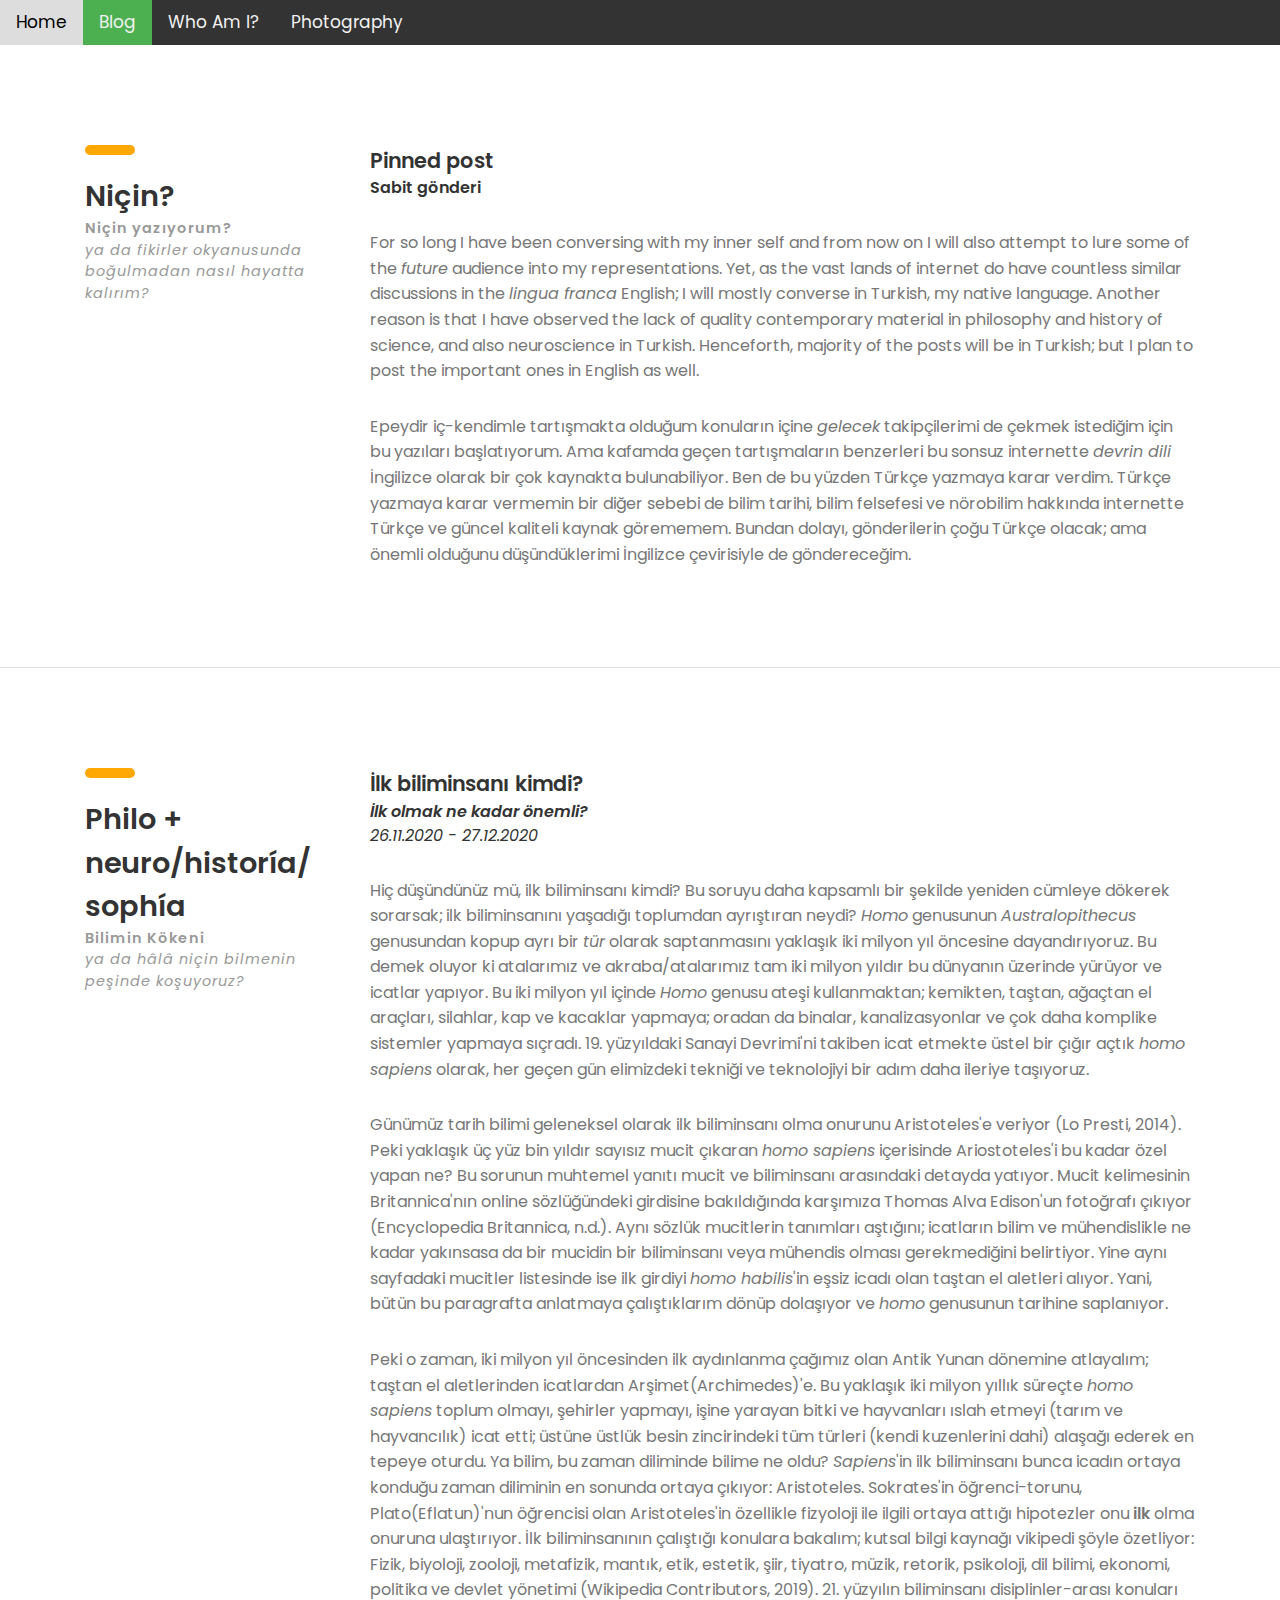
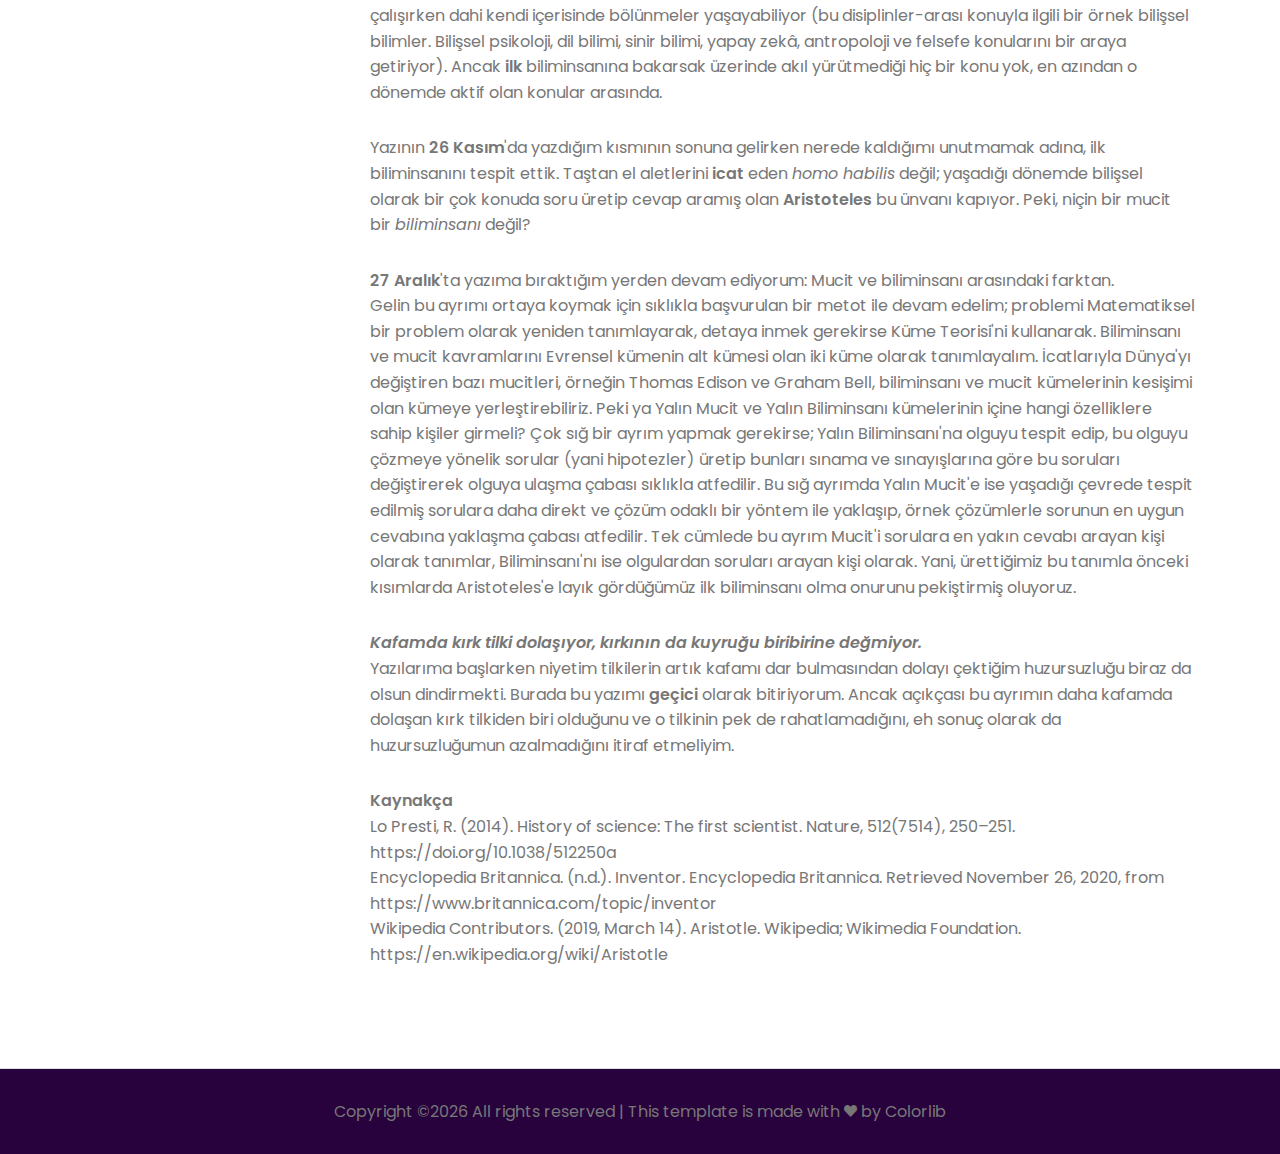
<file: blog.html>
<!DOCTYPE HTML>
<html lang="en">
<head>
	<title>Blog</title>
	<link rel="shortcut icon" type="image/ico" href="images/darkside.ico"/>
	<meta http-equiv="X-UA-Compatible" content="IE=edge">
    <meta name="viewport" content="width=device-width, initial-scale=1">
	<meta charset="UTF-8">

	<!-- Font -->

	<link href="https://fonts.googleapis.com/css?family=Poppins:400,500,600,700%7CAllura" rel="stylesheet">

	<!-- Stylesheets -->

	<link href="common-css/bootstrap.css" rel="stylesheet">

	<link href="common-css/ionicons.css" rel="stylesheet">

	<link href="common-css/fluidbox.min.css" rel="stylesheet">

	<link href="blog/css/styles.css" rel="stylesheet">

	<link href="blog/css/responsive.css" rel="stylesheet">

</head>
<body>

	<div class="topnav" id="myTopnav">
		<a href="index.html">Home</a>
		<a href="blog.html" class="active">Blog</a>
		<a href="who.html">Who Am I?</a>
		<a href="photo.html">Photography</a>
		<a href="javascript:void(0);" class="icon" onclick="myFunction()">&#9776;</a>
	</div>
	<section class="experience-section section">
		<div class="container">
			<div class="row">
				<div class="col-sm-12 col-md-3">
					<div class="heading">
						<h3><b>Niçin?</b></h3>
						<h6 class="font-lite-black"><b>Niçin yazıyorum?</b></h6>
						<h6 class="font-lite-black"><i>ya da fikirler okyanusunda boğulmadan nasıl hayatta kalırım?</i></h6>
					</div>
				</div><!-- col-sm-3 -->

				<div class="col-sm-12 col-md-9">
					<div class="blog-post margin-b-50">
						<h4><b>Pinned post</b></h4>
						<h5><b>Sabit gönderi</b></h4>
						<p class="margin-tb-30">
							For so long I have been conversing with my inner self and from now on I will also attempt to lure some of the <i>future</i> audience into my representations.
							Yet, as the vast lands of internet do have countless similar discussions in the <i>lingua franca</i> English; I will mostly converse in Turkish, my native language.
							Another reason is that I have observed the lack of quality contemporary material in philosophy and history of science, and also neuroscience in Turkish.
							Henceforth, majority of the posts will be in Turkish; but I plan to post the important ones in English as well.
						</p>
						<p class="margin-tb-30">
							Epeydir iç-kendimle tartışmakta olduğum konuların içine <i>gelecek</i> takipçilerimi de çekmek istediğim için bu yazıları başlatıyorum.
							Ama kafamda geçen tartışmaların benzerleri bu sonsuz internette <i>devrin dili</i> İngilizce olarak bir çok kaynakta bulunabiliyor.
							Ben de bu yüzden Türkçe yazmaya karar verdim.
							Türkçe yazmaya karar vermemin bir diğer sebebi de bilim tarihi, bilim felsefesi ve nörobilim hakkında internette Türkçe ve güncel kaliteli kaynak görememem.
							Bundan dolayı, gönderilerin çoğu Türkçe olacak; ama önemli olduğunu düşündüklerimi İngilizce çevirisiyle de göndereceğim.
						</p>
					</div><!-- blog-post -->
				</div><!-- col-sm-9 -->
			</div><!-- row -->
		</div><!-- container -->
	</section><!-- experience-section -->

	<section class="experience-section section">
		<div class="container">
			<div class="row">
				<div class="col-sm-12 col-md-3">
					<div class="heading">
						<h3><b>Philo + <br>neuro/historía/<br>sophía</b></h3>
						<h6 class="font-lite-black"><b>Bilimin Kökeni</b></h6>
						<h6 class="font-lite-black"><i>ya da hâlâ niçin bilmenin peşinde koşuyoruz?</i></h6>
					</div>
				</div><!-- col-sm-3 -->

				<div class="col-sm-12 col-md-9">
					<div class="blog-post margin-b-50">
						<h4><b>İlk biliminsanı kimdi?</b></h4>
						<h5><b><i>İlk olmak ne kadar önemli?</i></b></h6>
						<h5><i>26.11.2020 - 27.12.2020</i></h6>
						<p class="margin-tb-30">
							Hiç düşündünüz mü, ilk biliminsanı kimdi?
							Bu soruyu daha kapsamlı bir şekilde yeniden cümleye dökerek sorarsak; ilk biliminsanını yaşadığı toplumdan ayrıştıran neydi?
							<i>Homo</i> genusunun <i>Australopithecus</i> genusundan kopup ayrı bir <i>tür</i> olarak saptanmasını yaklaşık iki milyon yıl öncesine dayandırıyoruz.
							Bu demek oluyor ki atalarımız ve akraba/atalarımız tam iki milyon yıldır bu dünyanın üzerinde yürüyor ve icatlar yapıyor.
							Bu iki milyon yıl içinde <i>Homo</i> genusu ateşi kullanmaktan; kemikten, taştan, ağaçtan el araçları, silahlar, kap ve kacaklar yapmaya; oradan da binalar, kanalizasyonlar ve çok daha komplike sistemler yapmaya sıçradı.
							19. yüzyıldaki Sanayi Devrimi'ni takiben icat etmekte üstel bir çığır açtık <i>homo sapiens</i> olarak, her geçen gün elimizdeki tekniği ve teknolojiyi bir adım daha ileriye taşıyoruz.
						</p>
						<p class="margin-tb-30">
							Günümüz tarih bilimi geleneksel olarak ilk biliminsanı olma onurunu Aristoteles'e veriyor (Lo Presti, 2014).
							Peki yaklaşık üç yüz bin yıldır sayısız mucit çıkaran <i>homo sapiens</i> içerisinde Ariostoteles'i bu kadar özel yapan ne?
							Bu sorunun muhtemel yanıtı mucit ve biliminsanı arasındaki detayda yatıyor.
							Mucit kelimesinin Britannica'nın online sözlüğündeki girdisine bakıldığında karşımıza Thomas Alva Edison'un fotoğrafı çıkıyor (Encyclopedia Britannica, n.d.).
							Aynı sözlük mucitlerin tanımları aştığını; icatların bilim ve mühendislikle ne kadar yakınsasa da bir mucidin bir biliminsanı veya mühendis olması gerekmediğini belirtiyor.
							Yine aynı sayfadaki mucitler listesinde ise ilk girdiyi <i>homo habilis</i>'in eşsiz icadı olan taştan el aletleri alıyor.
							Yani, bütün bu paragrafta anlatmaya çalıştıklarım dönüp dolaşıyor ve <i>homo</i> genusunun tarihine saplanıyor.
						</p>
						<p class="margin-tb-30">
							Peki o zaman, iki milyon yıl öncesinden ilk aydınlanma çağımız olan Antik Yunan dönemine atlayalım; taştan el aletlerinden icatlardan Arşimet(Archimedes)'e.
							Bu yaklaşık iki milyon yıllık süreçte <i>homo sapiens</i> toplum olmayı, şehirler yapmayı, işine yarayan bitki ve hayvanları ıslah etmeyi (tarım ve hayvancılık) icat etti; üstüne üstlük besin zincirindeki tüm türleri (kendi kuzenlerini dahi) alaşağı ederek en tepeye oturdu.
							Ya bilim, bu zaman diliminde bilime ne oldu?
							<i>Sapiens</i>'in ilk biliminsanı bunca icadın ortaya konduğu zaman diliminin en sonunda ortaya çıkıyor: Aristoteles.
							Sokrates'in öğrenci-torunu, Plato(Eflatun)'nun öğrencisi olan Aristoteles'in özellikle fizyoloji ile ilgili ortaya attığı hipotezler onu <b>ilk</b> olma onuruna ulaştırıyor.
							İlk biliminsanının çalıştığı konulara bakalım; kutsal bilgi kaynağı vikipedi şöyle özetliyor: Fizik, biyoloji, zooloji, metafizik, mantık, etik, estetik, şiir, tiyatro, müzik, retorik, psikoloji, dil bilimi, ekonomi, politika ve devlet yönetimi (Wikipedia Contributors, 2019).
							21. yüzyılın biliminsanı disiplinler-arası konuları çalışırken dahi kendi içerisinde bölünmeler yaşayabiliyor (bu disiplinler-arası konuyla ilgili bir örnek bilişsel bilimler. Bilişsel psikoloji, dil bilimi, sinir bilimi, yapay zekâ, antropoloji ve felsefe konularını bir araya getiriyor).
							Ancak <b>ilk</b> biliminsanına bakarsak üzerinde akıl yürütmediği hiç bir konu yok, en azından o dönemde aktif olan konular arasında.
						</p>
						<p class="margin-tb-30">
							Yazının <b>26 Kasım</b>'da yazdığım kısmının sonuna gelirken nerede kaldığımı unutmamak adına, ilk biliminsanını tespit ettik.
							Taştan el aletlerini <b>icat</b> eden <i>homo habilis</i> değil; yaşadığı dönemde bilişsel olarak bir çok konuda soru üretip cevap aramış olan <b>Aristoteles</b> bu ünvanı kapıyor.
							Peki, niçin bir </i>mucit</i> bir <i>biliminsanı</i> değil?
						</p>
						<p class="margin-tb-30">
							<b>27 Aralık</b>'ta yazıma bıraktığım yerden devam ediyorum: Mucit ve biliminsanı arasındaki farktan.
							<br>Gelin bu ayrımı ortaya koymak için sıklıkla başvurulan bir metot ile devam edelim; problemi Matematiksel bir problem olarak yeniden tanımlayarak, detaya inmek gerekirse Küme Teorisi'ni kullanarak.
							Biliminsanı ve mucit kavramlarını Evrensel kümenin alt kümesi olan iki küme olarak tanımlayalım.
							İcatlarıyla Dünya'yı değiştiren bazı mucitleri, örneğin Thomas Edison ve Graham Bell, biliminsanı ve mucit kümelerinin kesişimi olan kümeye yerleştirebiliriz.
							Peki ya Yalın Mucit ve Yalın Biliminsanı kümelerinin içine hangi özelliklere sahip kişiler girmeli?
							Çok sığ bir ayrım yapmak gerekirse; Yalın Biliminsanı'na olguyu tespit edip, bu olguyu çözmeye yönelik sorular (yani hipotezler) üretip bunları sınama ve sınayışlarına göre bu soruları değiştirerek olguya ulaşma çabası sıklıkla atfedilir.
							Bu sığ ayrımda Yalın Mucit'e ise yaşadığı çevrede tespit edilmiş sorulara daha direkt ve çözüm odaklı bir yöntem ile yaklaşıp, örnek çözümlerle sorunun en uygun cevabına yaklaşma çabası atfedilir.
							Tek cümlede bu ayrım Mucit'i sorulara en yakın cevabı arayan kişi olarak tanımlar, Biliminsanı'nı ise olgulardan soruları arayan kişi olarak.
							Yani, ürettiğimiz bu tanımla önceki kısımlarda Aristoteles'e layık gördüğümüz ilk biliminsanı olma onurunu pekiştirmiş oluyoruz.
						</p>
						<p class="margin-tb-30">
							<b><i>Kafamda kırk tilki dolaşıyor, kırkının da kuyruğu biribirine değmiyor.</i></b>
							<br> Yazılarıma başlarken niyetim tilkilerin artık kafamı dar bulmasından dolayı çektiğim huzursuzluğu biraz da olsun dindirmekti.
							Burada bu yazımı <b>geçici</b> olarak bitiriyorum.
							Ancak açıkçası bu ayrımın daha kafamda dolaşan kırk tilkiden biri olduğunu ve o tilkinin pek de rahatlamadığını, eh sonuç olarak da huzursuzluğumun azalmadığını itiraf etmeliyim.
						</p>
						<p class="margin-tb-30">
							<b>Kaynakça</b>
							<br>Lo Presti, R. (2014). History of science: The first scientist. Nature, 512(7514), 250–251. https://doi.org/10.1038/512250a
							<br>Encyclopedia Britannica. (n.d.). Inventor. Encyclopedia Britannica. Retrieved November 26, 2020, from https://www.britannica.com/topic/inventor
							<br>Wikipedia Contributors. (2019, March 14). Aristotle. Wikipedia; Wikimedia Foundation. https://en.wikipedia.org/wiki/Aristotle


						</p>
					</div><!-- blog-post -->

				</div><!-- col-sm-9 -->
			</div><!-- row -->
		</div><!-- container -->
	</section><!-- experience-section -->

	<footer>
		<p class="copyright">
			<!-- Link back to Colorlib can't be removed. Template is licensed under CC BY 3.0. -->
			Copyright &copy;<script>document.write(new Date().getFullYear());</script> All rights reserved | This template is made with <i class="ion-heart" aria-hidden="true"></i> by <a href="https://colorlib.com" target="_blank">Colorlib</a>
			<!-- Link back to Colorlib can't be removed. Template is licensed under CC BY 3.0. -->
		</p>
	</footer>


	<!-- SCIPTS -->

	<script src="common-js/jquery-3.2.1.min.js"></script>

	<script src="common-js/tether.min.js"></script>

	<script src="common-js/bootstrap.js"></script>

	<script src="common-js/isotope.pkgd.min.js"></script>

	<script src="common-js/jquery.waypoints.min.js"></script>

	<script src="common-js/progressbar.min.js"></script>

	<script src="common-js/jquery.fluidbox.min.js"></script>

	<script src="common-js/scripts.js"></script>

</body>
</html>
</file>
<file: blog/css/styles.css>
/*
====================================================

* 	[Master Stylesheet]

	Theme Name :
	Version    :
	Author     :
	Author URI :

====================================================

	TOC

	1. PRIMARY STYLES
	2. COMMONS FOR PAGE DESIGN
	3. INTRO SECTION
		HEADER
		INTRO
	4. ABOUT SECTION
	5. EXPERIENCE SECTION
	6. PORFOLIO SECTION
	7. EDUCATION SECTION
	8. FOOTER

====================================================
/* added */
/* Add a black background color to the top navigation */
.topnav {
    background-color: #333;
    overflow: hidden;
}

/* Style the links inside the navigation bar */
.topnav a {
    float: left;
    display: block;
    color: #f2f2f2;
    text-align: center;
    padding: 14px 16px;
    text-decoration: none;
    font-size: 17px;
}

/* Change the color of links on hover */
.topnav a:hover {
    background-color: #ddd;
    color: black;
}

/* Add an active class to highlight the current page */
.active {
    background-color: #4CAF50;
    color: white;
}

/* Hide the link that should open and close the topnav on small screens */
.topnav .icon {
    display: none;
}

/* ---------------------------------
1. PRIMARY STYLES
--------------------------------- */

html{ font-size: 100%; height: 100%; overflow-x: hidden; margin: 0px;  padding: 0px; touch-action: manipulation; }


body{ font-size: 16px; font-family: 'Poppins', serif; width: 100%; height: 100%; margin: 0; font-weight: 400;
	-webkit-font-smoothing: antialiased; -moz-osx-font-smoothing: grayscale; word-wrap: break-word;
	color: #333; }

h1, h2, h3, h4, h5, h6, p, a, ul, span, li, img, inpot, button{ margin: 0; padding: 0; }

h1,h2,h3,h4,h5,h6{ line-height: 1.5; font-weight: inherit; }

h1,h2,h3{ font-family: 'Poppins', cursive; }

p{ line-height: 1.6; font-size: 1em; font-weight: 400; color: #777; }

h1{ font-size: 4em; line-height: 1; }
h2{ font-size: 2.2em; line-height: 1.1; }
h3{ font-size: 1.8em; }
h4{ font-size: 1.3em; }
h5{ font-size: 1em; }
h6{ font-size: .9em; letter-spacing: 1px; }

a, button{ display: inline-block; text-decoration: none; color: inherit; line-height: 1;
	-webkit-transition: all .25s ease-in-out; transition: all .25s ease-in-out; }

a:focus, a:active, a:hover,
button:focus, button:active, button:hover,
a b.light-color:hover{ text-decoration: none; color: #FFA804; }

b{ font-weight: 600; }

img{ width: 100%; }

li{ list-style: none; display: inline-block; }

span{ display: inline-block; }

button{ outline: 0; border: 0; background: none; cursor: pointer; }

.icon{ font-size: 1.1em; display: inline-block; line-height: inherit; }

[class^="icon-"]:before, [class*=" icon-"]:before{ line-height: inherit; }

b.max-bold{ font-weight: 700; }



/* ---------------------------------
2. COMMONS FOR PAGE DESIGN
--------------------------------- */

.section{ padding: 100px 0 50px; border-bottom: 1px solid #ddd; }

.section .heading{ margin-bottom: 60px; }

.section .heading:before{ content:''; height: 10px; width: 50px; border-radius: 5px;
	margin-bottom: 20px; display: block; background: #FFA804; }

.margin-t-10{ margin-top: 10px; }

.margin-b-30{ margin-bottom: 30px; }
.margin-b-50{ margin-bottom: 50px; }

.margin-tb-30{ margin-top: 30px; margin-bottom: 30px; }

.font-yellow{ color: #FFA600; }

.font-semi-white{ color: #ddd; }

.font-lite-black{ color: #999; }



/* ---------------------------------
3. INTRO SECTION
--------------------------------- */

.intro-section{ padding: 50px 0; position: relative; background-size: cover;
	z-index: 1;background-image: url(../../images/slider-3-1920x1080.jpg); }

.intro-section:before{ content:''; z-index: -1; position: absolute; top: 0; bottom: 0; left: 0;
	right: 0; background: rgba(0,0,0, .2); }


/* HEADER */
.intro-section .heading-wrapper{ border-radius: 5px; padding: 30px 40px 20px; margin-bottom: 50px;
	background: #FFAD01; color: #fff; }

.intro-section .info{ margin-bottom: 10px; }

.intro-section .info .icon{ float: left; font-size: 30px; }

.intro-section .info .right-area{ margin-left: 45px; }


/* INTRO */

.intro{ color: #fff; }

.intro .profile-img{ max-width: 400px; border-radius: 5px; overflow: hidden; }

.intro .information > li{ display: block; margin: 5px 0; }

.intro .social-icons > li > a{ height: 35px; line-height: 35px; width: 35px; border-radius: 20px;
	overflow: hidden; z-index: 1; position: relative; margin: 0 5px 5px; text-align: center;
	background: #887392; color: #fff; }

.intro .social-icons > li > a:after{ content: ''; position: absolute; bottom: 0; left: 0; right: 0;
	top: 0; z-index: -1; border-radius: 20px; background: #FFA804;
	-webkit-transition: all .2s ease; transition: all .2s ease;
	-webkit-transform: scale(0); transform: scale(0); }

.intro .social-icons > li > a:hover:after{ -webkit-transform: scale(1); transform: scale(1); }


.intro .downlad-btn{ padding: 15px 30px; border-radius: 4px; float: right; margin-top: 30px;
	box-shadow: inset 0 0px 4px rgba(0,0,0,.3); background: #FFAD01; color: #fff;
	-webkit-transition: all .2s ease; transition: all .2s ease; }

.intro .downlad-btn:hover{ -webkit-transform: translateY(-4px); transform: translateY(-4px); }



/* ---------------------------------
4. ABOUT SECTION
--------------------------------- */

.radial-progress{ position: relative; max-width: 200px; margin: 0 auto; }

.radial-progress .progressbar-text{ font-size: 2.2em; font-weight: 500;
	padding-bottom: 25px!important; color: #333!important; }

.radial-progress .progressbar-text:after{ content:'%'; }

.radial-progress .progress-title{ position: absolute; top: 50%; left: 50%; width: 100%;
	letter-spacing: 0; text-align: center; transform: translate(-50%, 15px); color: #777; }



/* ---------------------------------
5. EXPERIENCE SECTION
--------------------------------- */

.experience .list > li{ display: block; position: relative; margin-bottom: 10px; padding-left: 20px; }

.experience .list > li:before{ content: ''; position: absolute; top: 50%; left: 0; height: 10px;
	width: 10px; margin-top: -5px; display: block; border-radius: 10px; border: 2px solid #555; }



/* ---------------------------------
6. PORFOLIO SECTION
--------------------------------- */

.portfolio-section{ position: relative; }

.portfolio-section .portfolioFilter{ margin-top: 60px; color: #666; }

.portfolio-section .portfolioFilter a{ margin: 10px 10px 0 0; }

.portfolio-section .portfolioFilter a.current{ color: #FFA804; }

.portfolio-section .portfolioContainer{ margin-left: -15px; margin-right: -15px; }

.portfolio-section .p-item{ width: 25%; padding: 0 7.5px 0px; margin-top: 15px; }

.portfolio-section .p-item a{ display: inline-block; position: relative; }



/* ---------------------------------
7. EDUCATION SECTION
--------------------------------- */

.education-wrapper{ position: relative; }

.education-wrapper:after{ content:''; position: absolute; top: 8px; bottom: 0; left: -51px;
	width: 2px; background: #ccc; }

.education-wrapper .education{ position: relative; }

.education-wrapper .education:after{ content:''; position: absolute; top: 8px; left: -58px; width: 16px;
	height: 16px; border-radius: 10px; z-index: 1;
	box-shadow: 0 0 0 8px rgba(255,171,0, .4); background: #FFAB00; }



/* ---------------------------------
8. FOOTER
--------------------------------- */

.copyright{ text-align: center; padding: 30px 0; background: #28023D; }
</file>
<file: blog/css/responsive.css>
/* added */
/* When the screen is less than 600 pixels wide, hide all links, except for the first one ("Home"). Show the link that contains should open and close the topnav (.icon) */
@media screen and (max-width: 600px) {
  .topnav a:not(:first-child) {display: none;}
  .topnav a.icon {
    float: right;
    display: block;
  }
}

/* The "responsive" class is added to the topnav with JavaScript when the user clicks on the icon. This class makes the topnav look good on small screens (display the links vertically instead of horizontally) */
@media screen and (max-width: 600px) {
  .topnav.responsive {position: relative;}
  .topnav.responsive a.icon {
    position: absolute;
    right: 0;
    top: 0;
  }
  .topnav.responsive a {
    float: none;
    display: block;
    text-align: left;
  }
}

/* Screens Resolution : 992px
-------------------------------------------------------------------------- */
@media only screen and (max-width: 1200px) {

}

/* Screens Resolution : 992px
-------------------------------------------------------------------------- */
@media only screen and (max-width: 992px) {





	/* ---------------------------------
	7. EDUCATION SECTION
	--------------------------------- */

	.education-wrapper:after,
	.education-wrapper .education:after{ display: none; }
}

/* Screens Resolution : 767px
-------------------------------------------------------------------------- */
@media only screen and (max-width: 767px) {

	/* ---------------------------------
	1. PRIMARY STYLES
	--------------------------------- */

	p{ line-height: 1.4; }

	h1{ font-size: 3em; }
	h2{ font-size: 2em; }
	h3{ font-size: 1.8em; }



	/* ---------------------------------
	2. COMMONS FOR PAGE DESIGN
	--------------------------------- */

	.section{ padding: 50px 0 0px; }

	.section .heading{ margin-bottom: 30px; }


	/* ---------------------------------
	3. INTRO SECTION
	--------------------------------- */

	/* INTRO */

	.intro .downlad-btn{ float: none; }

		/* ---------------------------------
	6. PORFOLIO SECTION
	--------------------------------- */

	.portfolio-section .portfolioFilter{ margin-top: 0px; margin-bottom: 20px; }

	.portfolio-section .p-item{ width: 50%; }

}

/* Screens Resolution : 575px
-------------------------------------------------------------------------- */
@media only screen and (max-width: 575px) {

	/* ---------------------------------
	1. PRIMARY STYLES
	--------------------------------- */

	body{ font-size: 14px;  }

	/* ---------------------------------
	6. PORFOLIO SECTION
	--------------------------------- */

	.portfolio-section .p-item{ width: 100%; }

}

/* Screens Resolution : 479px
-------------------------------------------------------------------------- */
@media only screen and (max-width: 479px) {


}

/* Screens Resolution : 359px
-------------------------------------------------------------------------- */
@media only screen and (max-width: 359px) {



}

/* Screens Resolution : 290px
-------------------------------------------------------------------------- */
@media only screen and (max-width: 290px) {


}

/* Screens Resolution : 290px
-------------------------------------------------------------------------- */
@media only screen and (max-width: 260px) {


}
</file>
<file: common-css/fluidbox.min.css>
@-webkit-keyframes a{0%{-webkit-transform:translate(-50%,-50%) rotateX(0) rotateY(0);transform:translate(-50%,-50%) rotateX(0) rotateY(0)}50%{-webkit-transform:translate(-50%,-50%) rotateX(-180deg) rotateY(0);transform:translate(-50%,-50%) rotateX(-180deg) rotateY(0)}to{-webkit-transform:translate(-50%,-50%) rotateX(-180deg) rotateY(-180deg);transform:translate(-50%,-50%) rotateX(-180deg) rotateY(-180deg)}}@keyframes a{0%{-webkit-transform:translate(-50%,-50%) rotateX(0) rotateY(0);transform:translate(-50%,-50%) rotateX(0) rotateY(0)}50%{-webkit-transform:translate(-50%,-50%) rotateX(-180deg) rotateY(0);transform:translate(-50%,-50%) rotateX(-180deg) rotateY(0)}to{-webkit-transform:translate(-50%,-50%) rotateX(-180deg) rotateY(-180deg);transform:translate(-50%,-50%) rotateX(-180deg) rotateY(-180deg)}}.fluidbox{outline:none}.fluidbox__overlay{background-color:hsla(0,0%,100%,.85);cursor:pointer;cursor:zoom-out;opacity:0;pointer-events:none;position:fixed;top:-100%;left:0;bottom:-100%;right:0;-webkit-transition:all .5s ease-in-out;transition:all .5s ease-in-out}.fluidbox--opened .fluidbox__overlay{pointer-events:auto}.fluidbox__wrap{background-position:center center;background-size:cover;margin:0 auto;position:relative;-webkit-transition:all .5s ease-in-out;transition:all .5s ease-in-out}.fluidbox--closed .fluidbox__thumb,.fluidbox__thumb{-webkit-transition:opacity 0s ease-in-out 0s;transition:opacity 0s ease-in-out 0s}.fluidbox__ghost{background-size:100% 100%;background-position:center center;background-repeat:no-repeat;position:absolute;-webkit-transition:opacity 0s 0s,-webkit-transform .5s 0s;transition:opacity 0s 0s,-webkit-transform .5s 0s;transition:opacity 0s 0s,transform .5s 0s;transition:opacity 0s 0s,transform .5s 0s,-webkit-transform .5s 0s}.fluidbox--opened .fluidbox__ghost{cursor:pointer;cursor:zoom-out}.fluidbox--closed .fluidbox__ghost{-webkit-transition:opacity 0s .5s,-webkit-transform .5s 0s;transition:opacity 0s .5s,-webkit-transform .5s 0s;transition:opacity 0s .5s,transform .5s 0s;transition:opacity 0s .5s,transform .5s 0s,-webkit-transform .5s 0s}.fluidbox__loader{opacity:0;-webkit-perspective:200px;perspective:200px;pointer-events:none;position:absolute;top:0;left:0;bottom:0;right:0}.fluidbox__loader:before{background-color:hsla(0,0%,100%,.85);content:'';-webkit-transform-style:preserve-3d;transform-style:preserve-3d;position:absolute;top:50%;left:50%;width:20%;padding-bottom:20%;-webkit-transform:translate(-50%,-50%);transform:translate(-50%,-50%);-webkit-transition-property:-webkit-transform;transition-property:-webkit-transform;transition-property:transform;transition-property:transform,-webkit-transform;-webkit-transition-duration:.5s;transition-duration:.5s;-webkit-transition-delay:0s;transition-delay:0s}.fluidbox--loading .fluidbox__loader{opacity:1;-webkit-transition:opacity .5s ease-in-out .5s;transition:opacity .5s ease-in-out .5s}.fluidbox--loading .fluidbox__loader:before{-webkit-animation:a 1s 0s infinite ease-in-out forwards;animation:a 1s 0s infinite ease-in-out forwards}
/*# sourceMappingURL=fluidbox.min.css.map */
</file>
